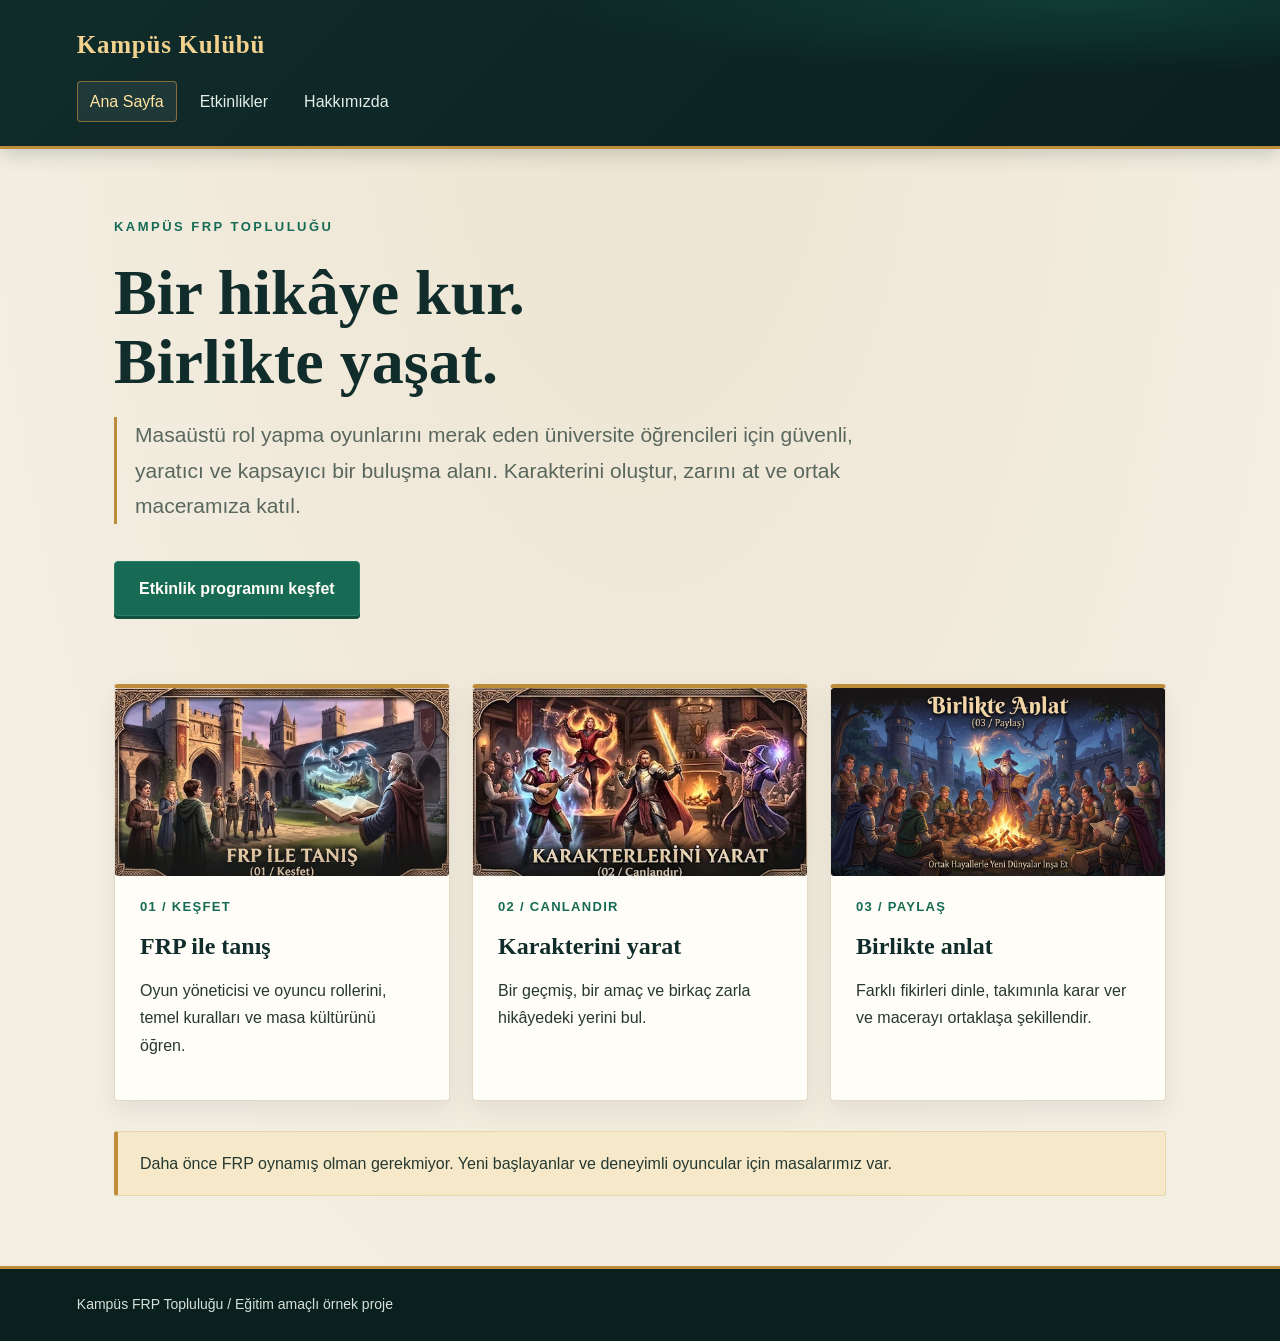
<file: index.html>
<!doctype html>
<html lang="tr">
<head>
  <meta charset="UTF-8">
  <meta name="viewport" content="width=device-width, initial-scale=1.0">
  <title>Ana Sayfa | Kampüs Kulübü</title>
  <link rel="stylesheet" href="style.css">
</head>
<body>
<header><div class="brand">Kampüs Kulübü</div><nav aria-label="Ana menü"><a href="index.html" aria-current="page">Ana Sayfa</a>
<a href="etkinlikler.html">Etkinlikler</a>
<a href="hakkimizda.html">Hakkımızda</a></nav></header>
<main><p class="eyebrow">KAMPÜS FRP TOPLULUĞU</p>
<h1>Bir hikâye kur.<br>Birlikte yaşat.</h1>
<p class="intro">Masaüstü rol yapma oyunlarını merak eden üniversite öğrencileri için güvenli, yaratıcı ve kapsayıcı bir buluşma alanı. Karakterini oluştur, zarını at ve ortak maceramıza katıl.</p>
<a class="button" href="etkinlikler.html">Etkinlik programını keşfet</a>
<section class="grid" aria-label="Topluluk deneyimleri">
<article><img class="card-image" src="İMG/frp_ile_tanis.jpg" alt="FRP ile tanışma etkinliğinden bir görsel"><p class="meta">01 / KEŞFET</p><h2>FRP ile tanış</h2><p>Oyun yöneticisi ve oyuncu rollerini, temel kuralları ve masa kültürünü öğren.</p></article>
<article><img class="card-image" src="İMG/karakterlerini_yarat.jpg" alt="Karakter yaratma çalışmasından bir görsel"><p class="meta">02 / CANLANDIR</p><h2>Karakterini yarat</h2><p>Bir geçmiş, bir amaç ve birkaç zarla hikâyedeki yerini bul.</p></article>
<article><img class="card-image" src="İMG/birlikte_anlat.jpg" alt="Birlikte hikâye anlatan oyunculardan bir görsel"><p class="meta">03 / PAYLAŞ</p><h2>Birlikte anlat</h2><p>Farklı fikirleri dinle, takımınla karar ver ve macerayı ortaklaşa şekillendir.</p></article>
</section>
<p class="note">Daha önce FRP oynamış olman gerekmiyor. Yeni başlayanlar ve deneyimli oyuncular için masalarımız var.</p></main>
<footer>Kampüs FRP Topluluğu / Eğitim amaçlı örnek proje</footer>
</body>
</html>
</file>
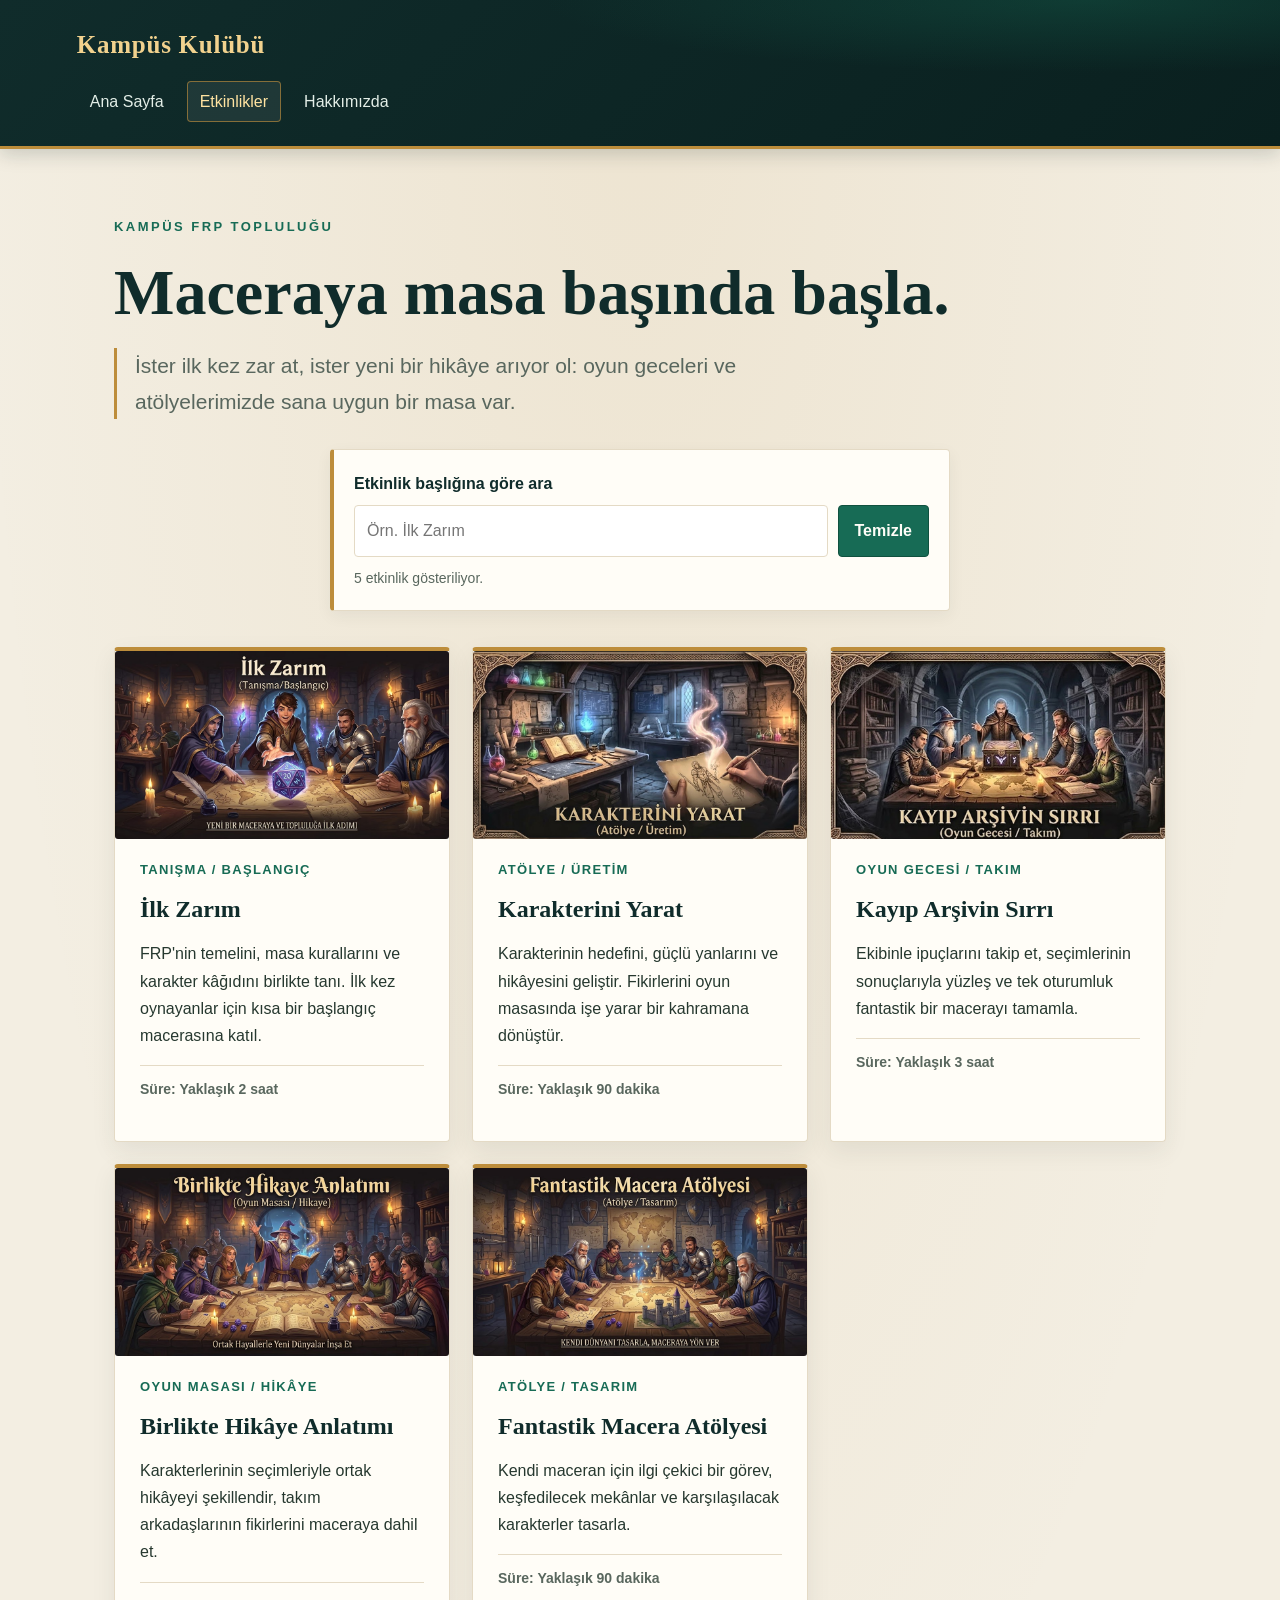
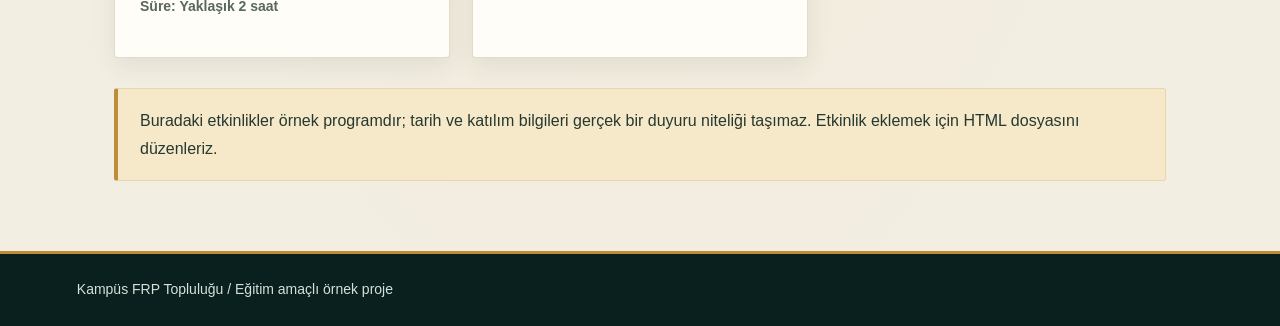
<file: etkinlikler.html>
<!doctype html>
<html lang="tr">
<head>
  <meta charset="UTF-8">
  <meta name="viewport" content="width=device-width, initial-scale=1.0">
  <title>Etkinlikler | Kampüs Kulübü</title>
  <link rel="stylesheet" href="style.css">
  <script src="script.js" defer></script>
</head>
<body>
<header><div class="brand">Kampüs Kulübü</div><nav aria-label="Ana menü"><a href="index.html">Ana Sayfa</a>
<a href="etkinlikler.html" aria-current="page">Etkinlikler</a>
<a href="hakkimizda.html">Hakkımızda</a></nav></header>
<main><p class="eyebrow">KAMPÜS FRP TOPLULUĞU</p><h1>Maceraya masa başında başla.</h1>
<p class="intro">İster ilk kez zar at, ister yeni bir hikâye arıyor ol: oyun geceleri ve atölyelerimizde sana uygun bir masa var.</p>
<form class="event-search" id="event-search" role="search">
  <label for="event-search-input">Etkinlik başlığına göre ara</label>
  <div class="event-search-controls">
    <input id="event-search-input" name="q" type="search" placeholder="Örn. İlk Zarım" autocomplete="off" aria-describedby="event-search-status">
    <button type="reset">Temizle</button>
  </div>
  <p class="event-search-status" id="event-search-status" role="status" aria-live="polite" aria-atomic="true"></p>
</form>
<section class="grid" aria-label="Örnek FRP etkinlikleri">
<article><img class="card-image" src="İMG/ilk_zarim.jpg" alt="İlk Zarım etkinliğinden bir görsel"><p class="meta">TANIŞMA / BAŞLANGIÇ</p><h2>İlk Zarım</h2><p>FRP'nin temelini, masa kurallarını ve karakter kâğıdını birlikte tanı. İlk kez oynayanlar için kısa bir başlangıç macerasına katıl.</p><p class="event-detail">Süre: Yaklaşık 2 saat</p></article>
<article><img class="card-image" src="İMG/karakterlerini_yarat_atolye.jpg" alt="Karakterini Yarat atölyesinden bir görsel"><p class="meta">ATÖLYE / ÜRETİM</p><h2>Karakterini Yarat</h2><p>Karakterinin hedefini, güçlü yanlarını ve hikâyesini geliştir. Fikirlerini oyun masasında işe yarar bir kahramana dönüştür.</p><p class="event-detail">Süre: Yaklaşık 90 dakika</p></article>
<article><img class="card-image" src="İMG/kayip_arsiv.jpg" alt="Kayıp Arşivin Sırrı oyun gecesinden bir görsel"><p class="meta">OYUN GECESİ / TAKIM</p><h2>Kayıp Arşivin Sırrı</h2><p>Ekibinle ipuçlarını takip et, seçimlerinin sonuçlarıyla yüzleş ve tek oturumluk fantastik bir macerayı tamamla.</p><p class="event-detail">Süre: Yaklaşık 3 saat</p></article>
<article><img class="card-image" src="İMG/birlikte_hikaye.jpg" alt="Birlikte hikâye anlatan oyunculardan bir görsel"><p class="meta">OYUN MASASI / HİKÂYE</p><h2>Birlikte Hikâye Anlatımı</h2><p>Karakterlerinin seçimleriyle ortak hikâyeyi şekillendir, takım arkadaşlarının fikirlerini maceraya dahil et.</p><p class="event-detail">Süre: Yaklaşık 2 saat</p></article>
<article><img class="card-image" src="İMG/fantastik_macera.jpg" alt="Fantastik macera tasarım atölyesinden bir görsel"><p class="meta">ATÖLYE / TASARIM</p><h2>Fantastik Macera Atölyesi</h2><p>Kendi maceran için ilgi çekici bir görev, keşfedilecek mekânlar ve karşılaşılacak karakterler tasarla.</p><p class="event-detail">Süre: Yaklaşık 90 dakika</p></article>
</section>
<p class="note">Buradaki etkinlikler örnek programdır; tarih ve katılım bilgileri gerçek bir duyuru niteliği taşımaz. Etkinlik eklemek için HTML dosyasını düzenleriz.</p></main>
<footer>Kampüs FRP Topluluğu / Eğitim amaçlı örnek proje</footer>
</body>
</html>
</file>
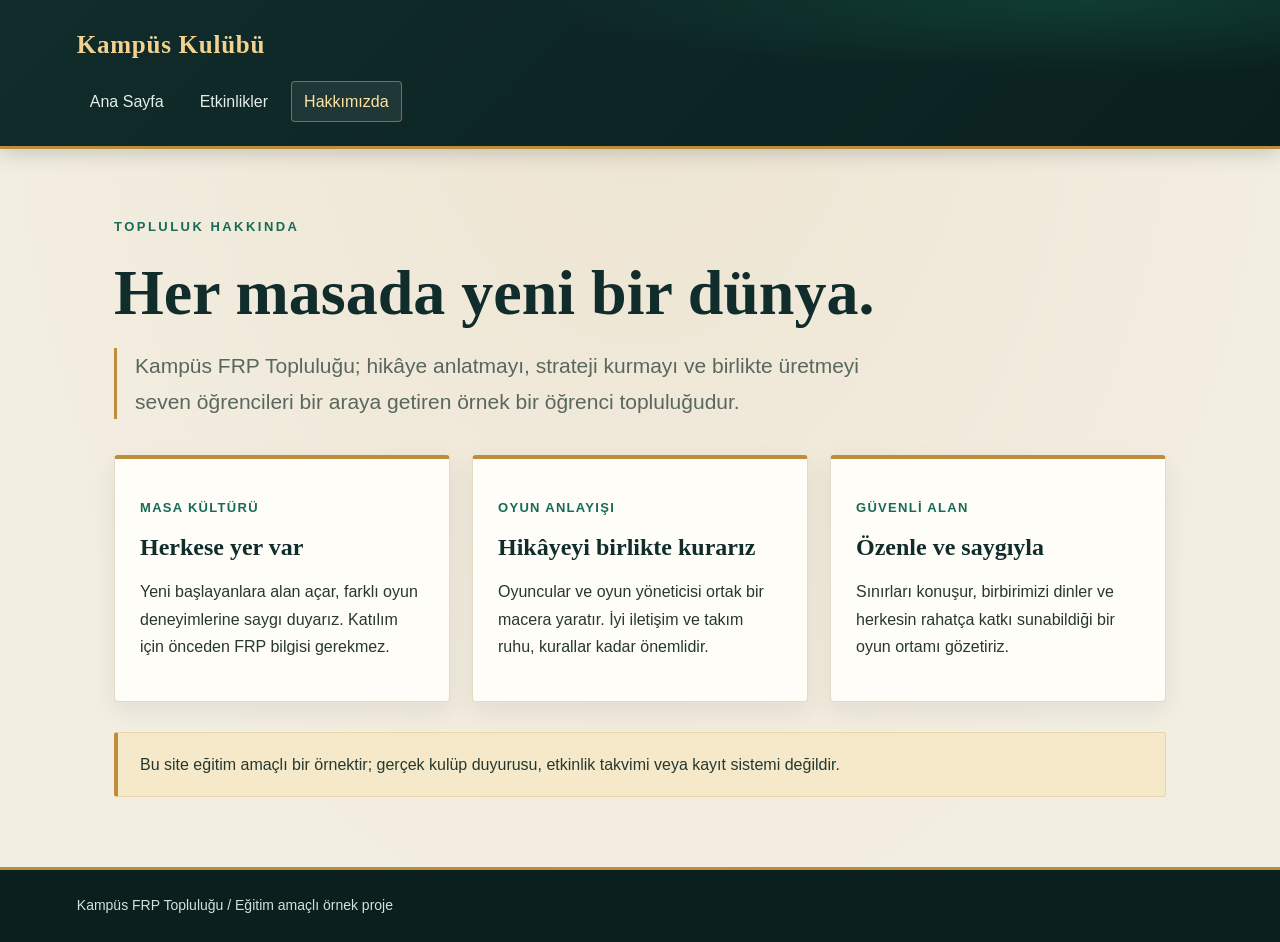
<file: hakkimizda.html>
<!doctype html>
<html lang="tr">
<head>
  <meta charset="UTF-8">
  <meta name="viewport" content="width=device-width, initial-scale=1.0">
  <title>Hakkımızda | Kampüs Kulübü</title>
  <link rel="stylesheet" href="style.css">
</head>
<body>
<header><div class="brand">Kampüs Kulübü</div><nav aria-label="Ana menü"><a href="index.html">Ana Sayfa</a>
<a href="etkinlikler.html">Etkinlikler</a>
<a href="hakkimizda.html" aria-current="page">Hakkımızda</a></nav></header>
<main><p class="eyebrow">TOPLULUK HAKKINDA</p><h1>Her masada yeni bir dünya.</h1>
<p class="intro">Kampüs FRP Topluluğu; hikâye anlatmayı, strateji kurmayı ve birlikte üretmeyi seven öğrencileri bir araya getiren örnek bir öğrenci topluluğudur.</p>
<section class="grid" aria-label="Topluluk ilkeleri">
<article><p class="meta">MASA KÜLTÜRÜ</p><h2>Herkese yer var</h2><p>Yeni başlayanlara alan açar, farklı oyun deneyimlerine saygı duyarız. Katılım için önceden FRP bilgisi gerekmez.</p></article>
<article><p class="meta">OYUN ANLAYIŞI</p><h2>Hikâyeyi birlikte kurarız</h2><p>Oyuncular ve oyun yöneticisi ortak bir macera yaratır. İyi iletişim ve takım ruhu, kurallar kadar önemlidir.</p></article>
<article><p class="meta">GÜVENLİ ALAN</p><h2>Özenle ve saygıyla</h2><p>Sınırları konuşur, birbirimizi dinler ve herkesin rahatça katkı sunabildiği bir oyun ortamı gözetiriz.</p></article>
</section><p class="note">Bu site eğitim amaçlı bir örnektir; gerçek kulüp duyurusu, etkinlik takvimi veya kayıt sistemi değildir.</p></main>
<footer>Kampüs FRP Topluluğu / Eğitim amaçlı örnek proje</footer>
</body>
</html>
</file>
<file: style.css>
/* Ortak görünüm: Üç HTML dosyası bu dosyayı kullanır. */
:root {
  color-scheme: light;
  --night: #102c2b;
  --night-deep: #0a201f;
  --parchment: #f3eee2;
  --paper: #fffdf7;
  --ink: #26382f;
  --muted: #59675e;
  --emerald: #176b55;
  --emerald-dark: #10513f;
  --gold: #bd8d3b;
  --gold-pale: #f5e9ca;
  --line: #e4dac5;
}

* { box-sizing: border-box; }

body {
  margin: 0;
  color: var(--ink);
  background:
    radial-gradient(ellipse at 50% 0, rgb(189 141 59 / 10%), transparent 42rem),
    var(--parchment);
  font-family: "Trebuchet MS", Arial, sans-serif;
  line-height: 1.7;
}

header {
  padding: 24px max(6vw, 20px);
  color: var(--paper);
  background:
    radial-gradient(ellipse at 85% 0, rgb(23 107 85 / 35%), transparent 34rem),
    linear-gradient(135deg, var(--night), var(--night-deep));
  border-bottom: 3px solid var(--gold);
  box-shadow: 0 5px 18px rgb(10 32 31 / 18%);
}

.brand {
  color: #f2d28e;
  font-family: Georgia, "Times New Roman", serif;
  font-size: 25px;
  font-weight: bold;
  letter-spacing: 0.03em;
}

nav {
  display: flex;
  flex-wrap: wrap;
  gap: 10px;
  margin-top: 14px;
}

nav a {
  padding: 6px 12px;
  color: #e3eee7;
  border: 1px solid transparent;
  border-radius: 4px;
  text-decoration: none;
  transition: background-color 160ms ease, border-color 160ms ease, color 160ms ease;
}

nav a:hover,
nav a[aria-current="page"] {
  color: #ffe3a1;
  background: rgb(255 255 255 / 7%);
  border-color: rgb(189 141 59 / 65%);
}

a { color: var(--emerald-dark); }

a:focus-visible {
  outline: 3px solid var(--gold);
  outline-offset: 4px;
}

main {
  max-width: 1100px;
  min-height: 65vh;
  margin: 0 auto;
  padding: 54px 24px;
}

.eyebrow {
  color: var(--emerald);
  font-size: 13px;
  font-weight: bold;
  letter-spacing: 0.19em;
}

h1,
article h2 {
  color: var(--night);
  font-family: Georgia, "Times New Roman", serif;
  text-wrap: balance;
}

h1 {
  max-width: 850px;
  margin: 20px 0;
  font-size: clamp(36px, 5.4vw, 64px);
  line-height: 1.08;
}

.intro {
  max-width: 760px;
  padding-left: 18px;
  color: var(--muted);
  border-left: 3px solid var(--gold);
  font-size: clamp(18px, 2.3vw, 21px);
}

.button {
  display: inline-block;
  margin: 16px 0 32px;
  padding: 13px 24px;
  color: #fffdf7;
  background: var(--emerald);
  border: 1px solid #2a8069;
  border-radius: 4px;
  box-shadow: 0 3px 0 var(--emerald-dark);
  font-weight: bold;
  text-decoration: none;
  transition: background-color 160ms ease, transform 160ms ease;
}

.button:hover {
  background: var(--emerald-dark);
  transform: translateY(-1px);
}

.event-search {
  max-width: 620px;
  margin: 30px auto 0;
  padding: 20px;
  background: var(--paper);
  border: 1px solid var(--line);
  border-left: 4px solid var(--gold);
  border-radius: 4px;
  box-shadow: 0 5px 16px rgb(38 56 47 / 6%);
}

.event-search label {
  display: block;
  margin-bottom: 8px;
  color: var(--night);
  font-weight: bold;
}

.event-search-controls {
  display: flex;
  gap: 10px;
  min-width: 0;
}

.event-search input {
  flex: 1;
  min-width: 0;
  min-height: 44px;
  padding: 11px 12px;
  color: var(--ink);
  background: #fff;
  border: 1px solid var(--line);
  border-radius: 4px;
  font: inherit;
}

.event-search input:focus-visible,
.event-search button:focus-visible {
  outline: 3px solid var(--gold);
  outline-offset: 3px;
}

.event-search button {
  flex: 0 0 auto;
  min-height: 44px;
  padding: 10px 16px;
  color: #fffdf7;
  background: var(--emerald);
  border: 1px solid var(--emerald-dark);
  border-radius: 4px;
  font: inherit;
  font-weight: bold;
  cursor: pointer;
  transition: background-color 160ms ease;
}

.event-search button:hover {
  background: var(--emerald-dark);
}

.event-search-status {
  min-height: 1.7em;
  margin: 10px 0 0;
  color: var(--muted);
  font-size: 14px;
  overflow-wrap: anywhere;
}

.grid {
  display: grid;
  grid-template-columns: repeat(3, minmax(0, 1fr));
  gap: 22px;
  margin-top: 36px;
}

article {
  overflow: hidden;
  padding: 25px;
  background: var(--paper);
  border: 1px solid var(--line);
  border-top: 4px solid var(--gold);
  border-radius: 4px;
  box-shadow: 0 9px 24px rgb(38 56 47 / 8%);
  transition: transform 180ms ease, box-shadow 180ms ease, border-color 180ms ease;
}

article .card-image {
  display: block;
  width: calc(100% + 50px);
  aspect-ratio: 16 / 9;
  margin: -25px -25px 20px;
  border-radius: 3px;
  object-fit: cover;
  transition: transform 220ms ease;
}

@media (hover: hover) {
  .grid article:hover {
    transform: translateY(-5px);
    border-top-color: var(--emerald);
    box-shadow: 0 16px 32px rgb(38 56 47 / 16%);
  }

  .grid article:hover .card-image {
    transform: scale(1.04);
  }
}

article h2 {
  margin: 10px 0;
  font-size: 24px;
  line-height: 1.25;
}

.meta {
  color: var(--emerald);
  font-size: 13px;
  font-weight: bold;
  letter-spacing: 0.1em;
}

.event-detail {
  padding-top: 12px;
  color: var(--muted);
  border-top: 1px solid var(--line);
  font-size: 14px;
  font-weight: bold;
}

.note {
  margin-top: 30px;
  padding: 18px 22px;
  background: var(--gold-pale);
  border: 1px solid #e8d5a9;
  border-left: 4px solid var(--gold);
  border-radius: 3px;
}

footer {
  padding: 24px 6vw;
  color: #d5e1d8;
  background: var(--night-deep);
  border-top: 3px solid var(--gold);
  font-size: 14px;
}

@media (max-width: 700px) {
  .grid { grid-template-columns: 1fr; }
  main { padding: 34px 20px; }
  nav { gap: 6px; }
  nav a { padding: 6px 9px; }
}

@media (max-width: 600px) {
  .event-search { padding: 16px; }
  .event-search-controls { flex-direction: column; }
  .event-search input,
  .event-search button { width: 100%; }
}

@media (prefers-reduced-motion: reduce) {
  *,
  *::before,
  *::after {
    scroll-behavior: auto !important;
    transition-duration: 0.01ms !important;
  }
}
</file>
